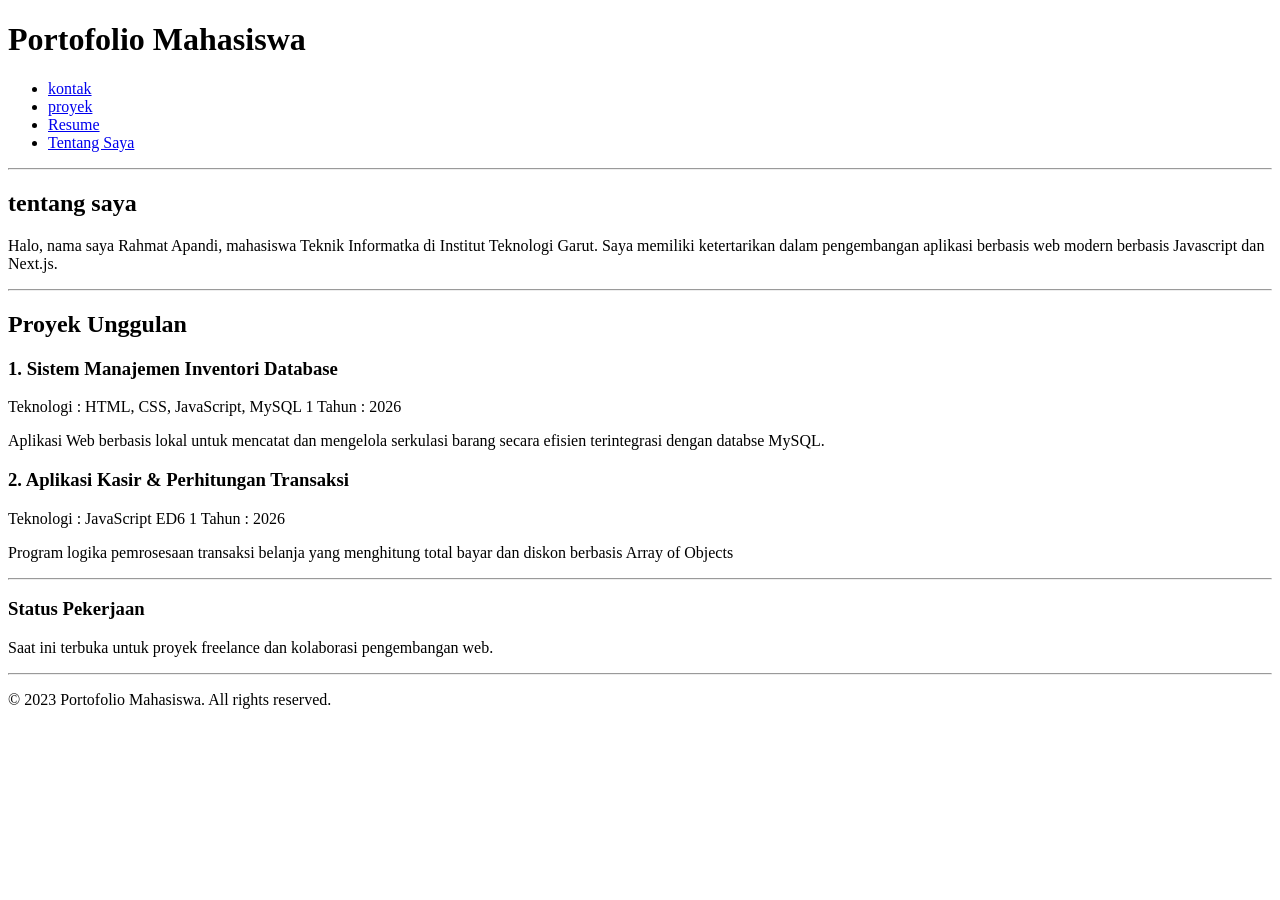
<file: Pertemuan 2/index.html>
<!DOCTYPE html>
<html lang="en">
<head>
    <meta charset="UTF-8">
    <meta name="viewport" content="width=device-width, initial-scale=1.0">
    <title>Document</title>
</head>
<body>
    <title> Portofolio Mahasiswa</title>
</body>
    <header> 
    <h1>Portofolio Mahasiswa</h1>
            <Nav>
                <ul> 
                <li><a href="kontak.html">kontak</a></li>
                <li><a href="project.html">proyek</a></li>
                <li><a href="resume.html">Resume</a></li>
                <li><a href="tentang.html">Tentang Saya</a></li>
                </ul>
            </Nav>
    <hr> 
        <section id="tentang">
            <h2>tentang saya</h2>
            <p>Halo, nama saya Rahmat Apandi, mahasiswa Teknik Informatka di Institut Teknologi Garut. Saya memiliki ketertarikan dalam pengembangan aplikasi berbasis web modern berbasis Javascript dan Next.js.</p>
        </section>

        <hr> 
            <section id="proyek">
                <h2>Proyek Unggulan</h2>
                <article>
                    <header>
                        <h3>1. Sistem Manajemen Inventori Database</h3>
                        <p>Teknologi : HTML, CSS, JavaScript, MySQL 1 Tahun : <time datetime="2026">2026</time></p>
                    </header>
                    <p>Aplikasi Web berbasis lokal untuk mencatat dan mengelola serkulasi barang secara efisien terintegrasi dengan databse MySQL.</p>
                </article>

                <article>
                    <header>
                        <h3>2. Aplikasi Kasir & Perhitungan Transaksi</h3>
                        <p>Teknologi : JavaScript ED6 1 Tahun : <time datetime="2026">2026</time></p>
                    </header>
                    <p> Program logika pemrosesaan transaksi belanja yang menghitung total bayar dan diskon berbasis Array of Objects</p>
                </article>
            </section>
        </hr>
    </main>
    <hr>
 
    <aside>
        <h3>Status Pekerjaan</h3>
        <p> Saat ini terbuka untuk proyek freelance dan kolaborasi pengembangan web.</p>
    </aside>
    <hr>
    <footer>
        <p>&copy; 2023 Portofolio Mahasiswa. All rights reserved.</p>
    </footer>
</header>

</html>
</file>
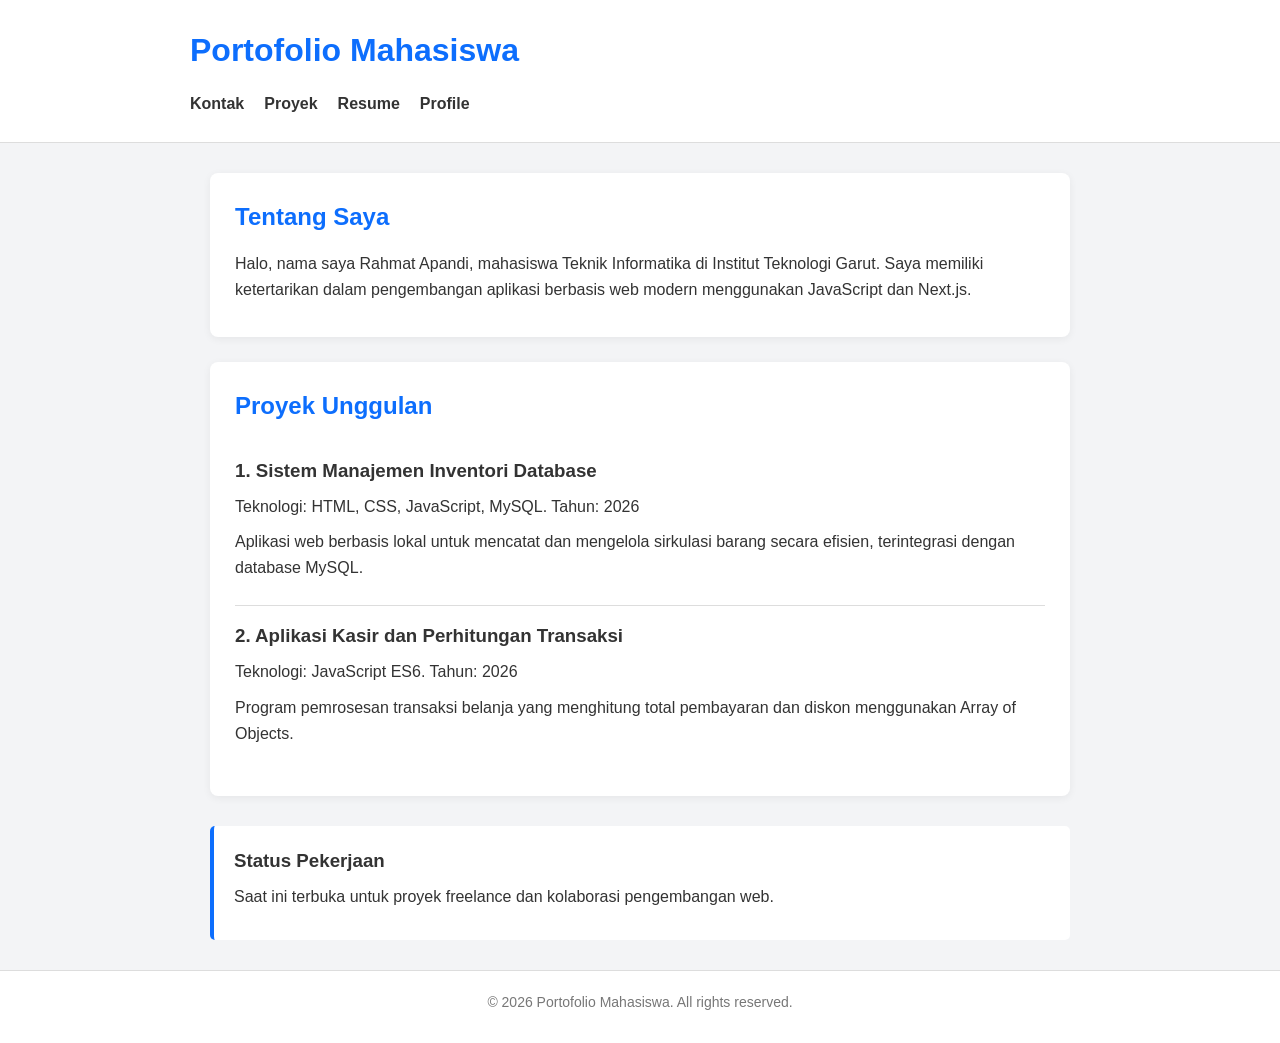
<file: Pertemuan 3/index.html>
<!DOCTYPE html>
<html lang="id">
<head>
    <meta charset="UTF-8">
    <meta name="viewport" content="width=device-width, initial-scale=1.0">
    <title>Portofolio Mahasiswa</title>
    <link rel="stylesheet" href="style.css">
</head>
<body>

    <header>
        <h1>Portofolio Mahasiswa</h1>

        <nav>
            <ul>
                <li><a href="kontak.html">Kontak</a></li>
                <li><a href="project.html">Proyek</a></li>
                <li><a href="resume.html">Resume</a></li>
                <li><a href="tentang.html">Profile</a></li>
            </ul>
        </nav>
    </header>

    <main>
        <section id="tentang">
            <h2>Tentang Saya</h2>
            <p>
                Halo, nama saya Rahmat Apandi, mahasiswa Teknik
                Informatika di Institut Teknologi Garut. Saya memiliki
                ketertarikan dalam pengembangan aplikasi berbasis web
                modern menggunakan JavaScript dan Next.js.
            </p>
        </section>

        <section id="proyek">
            <h2>Proyek Unggulan</h2>

            <article>
                <h3>1. Sistem Manajemen Inventori Database</h3>
                <p>
                    Teknologi: HTML, CSS, JavaScript, MySQL.
                    Tahun: <time datetime="2026">2026</time>
                </p>
                <p>
                    Aplikasi web berbasis lokal untuk mencatat dan
                    mengelola sirkulasi barang secara efisien,
                    terintegrasi dengan database MySQL.
                </p>
            </article>

            <article>
                <h3>2. Aplikasi Kasir dan Perhitungan Transaksi</h3>
                <p>
                    Teknologi: JavaScript ES6.
                    Tahun: <time datetime="2026">2026</time>
                </p>
                <p>
                    Program pemrosesan transaksi belanja yang
                    menghitung total pembayaran dan diskon
                    menggunakan Array of Objects.
                </p>
            </article>
        </section>
    </main>

    <aside>
        <h3>Status Pekerjaan</h3>
        <p>
            Saat ini terbuka untuk proyek freelance dan kolaborasi
            pengembangan web.
        </p>
    </aside>

    <footer>
        <p>&copy; 2026 Portofolio Mahasiswa. All rights reserved.</p>
    </footer>

</body>
</html>
</file>
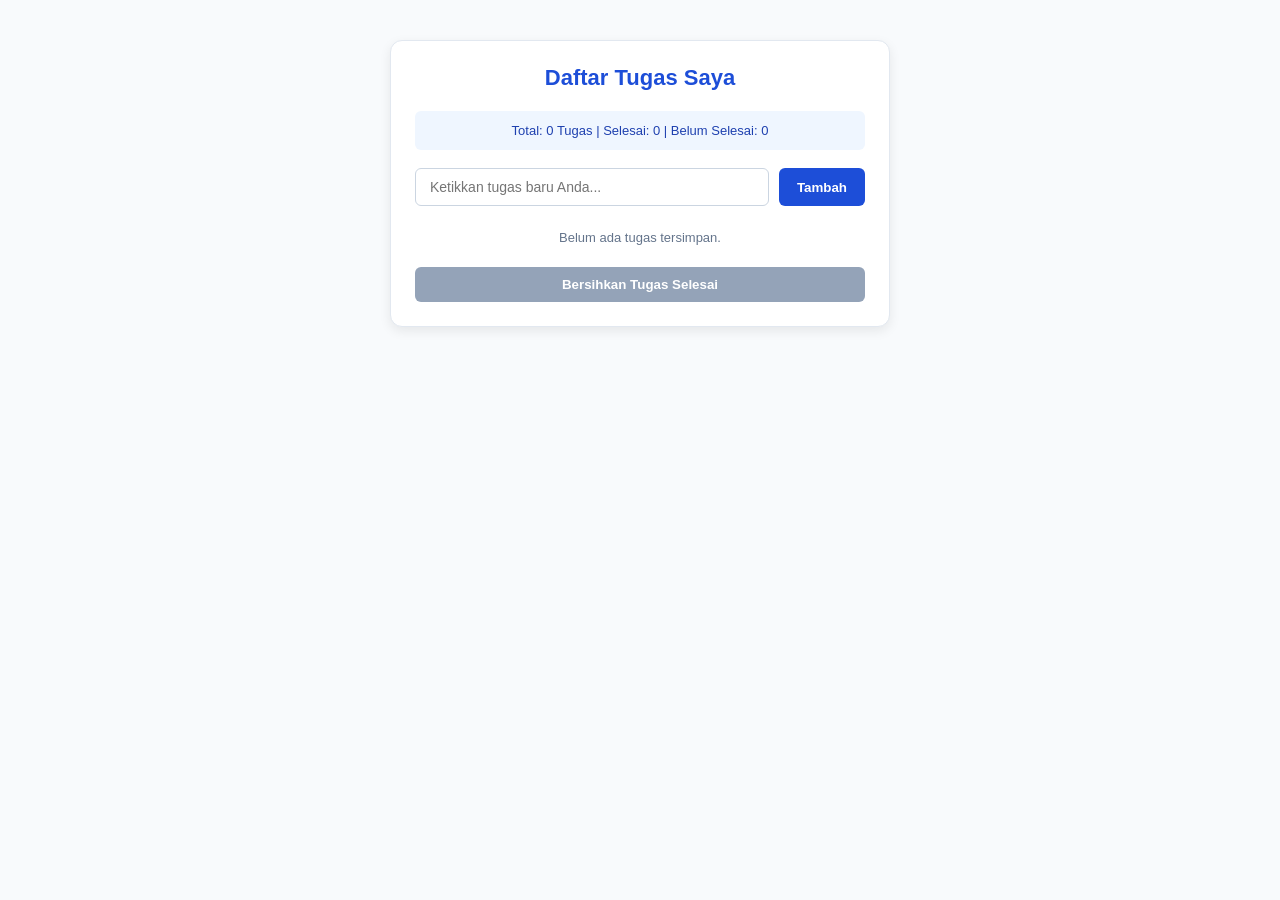
<file: Pertemuan 5/index.html>
<!DOCTYPE html>
<html lang="id">
<head>
    <meta charset="UTF-8">
    <meta name="viewport" content="width=device-width, initial-scale=1.0">
    <title>Aplikasi To-Do List - Modul 5</title>
    <link rel="stylesheet" href="style.css">
</head>
<body>
    <div class="todo-app">
        <h2>Daftar Tugas Saya</h2>

        <!-- Penghitung Jumlah Tugas -->
        <div id="taskCounter" class="task-counter">
            Total: 0 Tugas | Selesai: 0 | Belum Selesai: 0
        </div>

        <!-- Form Input Tugas -->
        <form id="todoForm" novalidate>
            <div class="input-section">
                <input type="text" id="taskInput"
                    placeholder="Ketikkan tugas baru Anda...">
                <button type="submit" class="add-btn">Tambah</button>
            </div>

            <div class="error-message" id="inputError">
                Tugas tidak boleh kosong atau kurang dari 3 karakter!
            </div>
        </form>

        <!-- Daftar Tugas -->
        <ul class="todo-list" id="todoList"></ul>

        <!-- Tombol Membersihkan Tugas Selesai -->
        <button type="button" id="clearCompleted" class="clear-btn">
            Bersihkan Tugas Selesai
        </button>
    </div>

    <script src="script.js"></script>
</body>
</html>
</file>
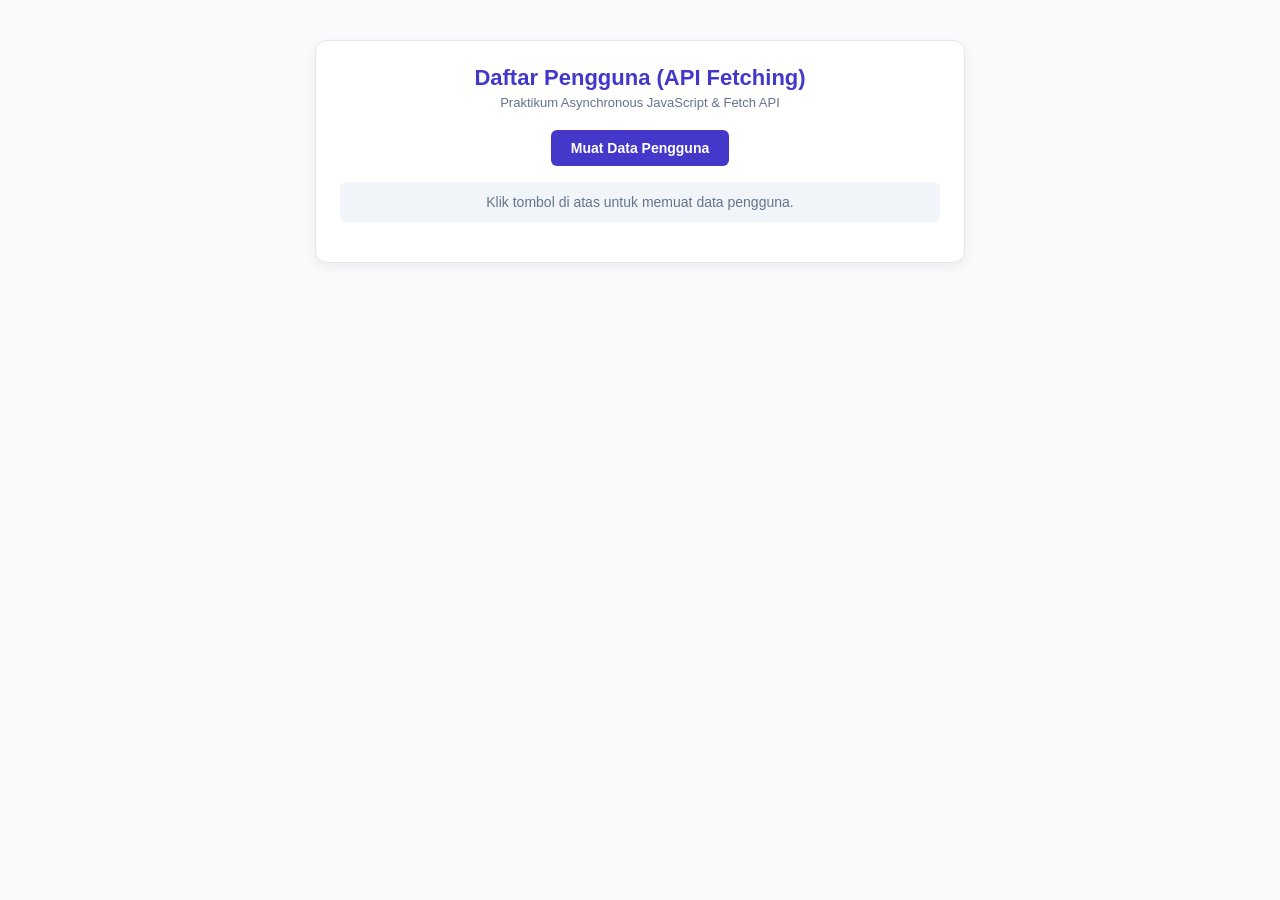
<file: Pertemuan 6/index.html>
<!DOCTYPE html>
<html lang="id">
<head>
    <meta charset="UTF-8">
    <meta name="viewport" content="width=device-width, initial-scale=1.0">
    <title>Modul 6 - User Directory App</title>
    <link rel="stylesheet" href="style.css">
</head>
<body>
    <div class="container">
        <h2>Daftar Pengguna (API Fetching)</h2>
        <p class="subtitle">Praktikum Asynchronous JavaScript & Fetch API</p>

        <!-- Tombol Aksi -->
        <div class="actions-bar">
            <button id="btnFetch" class="btn-primary">Muat Data Pengguna</button>
        </div>

        <!-- Indikator Status (Loading & Pesan Error) -->
        <div id="statusMessage" class="status-msg">Klik tombol di atas untuk memuat data pengguna.</div>

        <!-- Kontainer Kartu Pengguna -->
        <div id="userList" class="user-grid"></div>
    </div>

    <script src="script.js"></script>
</body>
</html>
</file>
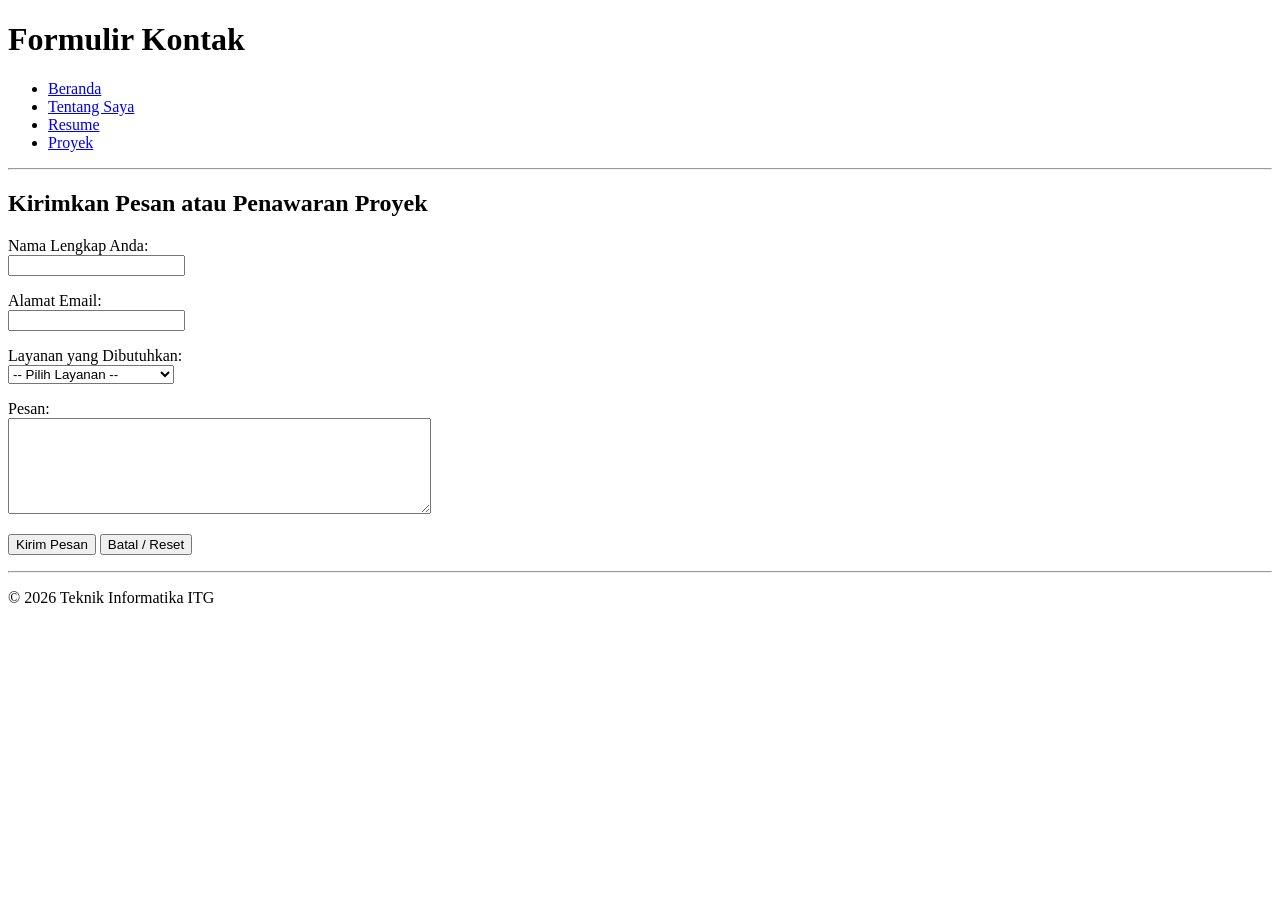
<file: Pertemuan 2/kontak.html>
<!DOCTYPE html>
<html lang="id">

<head>
    <meta charset="UTF-8">
    <meta name="viewport" content="width=device-width, initial-scale=1.0">
    <title>Modul 2 Form Kontak</title>
</head>

<body>

    <header>
        <h1>Formulir Kontak</h1>
        <nav>
            <ul>
                <li><a href="index.html">Beranda</a></li>
                <li><a href="tentang.html">Tentang Saya</a></li>
                <li><a href="resume.html">Resume</a></li>
                <li><a href="project.html">Proyek</a></li>
            </ul>
        </nav>
    </header>

    <hr>

    <main>
        <section>
            <h2>Kirimkan Pesan atau Penawaran Proyek</h2>

            <form>
                <p>
                    <label for="nama_pengirim">
                        Nama Lengkap Anda:
                    </label>
                    <br>

                    <input
                        type="text"
                        id="nama_pengirim"
                        name="nama_pengirim"
                    >
                </p>

                <p>
                    <label for="email_pengirim">
                        Alamat Email:
                    </label>
                    <br>

                    <input
                        type="email"
                        id="email_pengirim"
                        name="email_pengirim"
                    >
                </p>

                <p>
                    <label for="jenis_layanan">
                        Layanan yang Dibutuhkan:
                    </label>
                    <br>

                    <select
                        id="jenis_layanan"
                        name="jenis_layanan"
                    >
                        <option value="">
                            -- Pilih Layanan --
                        </option>

                        <option value="web">
                            Pembuatan Web
                        </option>

                        <option value="app">
                            Pengembangan Aplikasi
                        </option>

                        <option value="other">
                            Lain-lain
                        </option>
                    </select>
                </p>

                <p>
                    <label for="pesan">
                        Pesan:
                    </label>
                    <br>

                    <textarea
                        id="pesan"
                        name="pesan"
                        rows="6"
                        cols="50"
                    ></textarea>
                </p>

                <p>
                    <button type="submit">
                        Kirim Pesan
                    </button>

                    <button type="reset">
                        Batal / Reset
                    </button>
                </p>
            </form>
        </section>
    </main>

    <hr>

    <footer>
        <p>&copy; 2026 Teknik Informatika ITG</p>
    </footer>

</body>

</html>
</file>
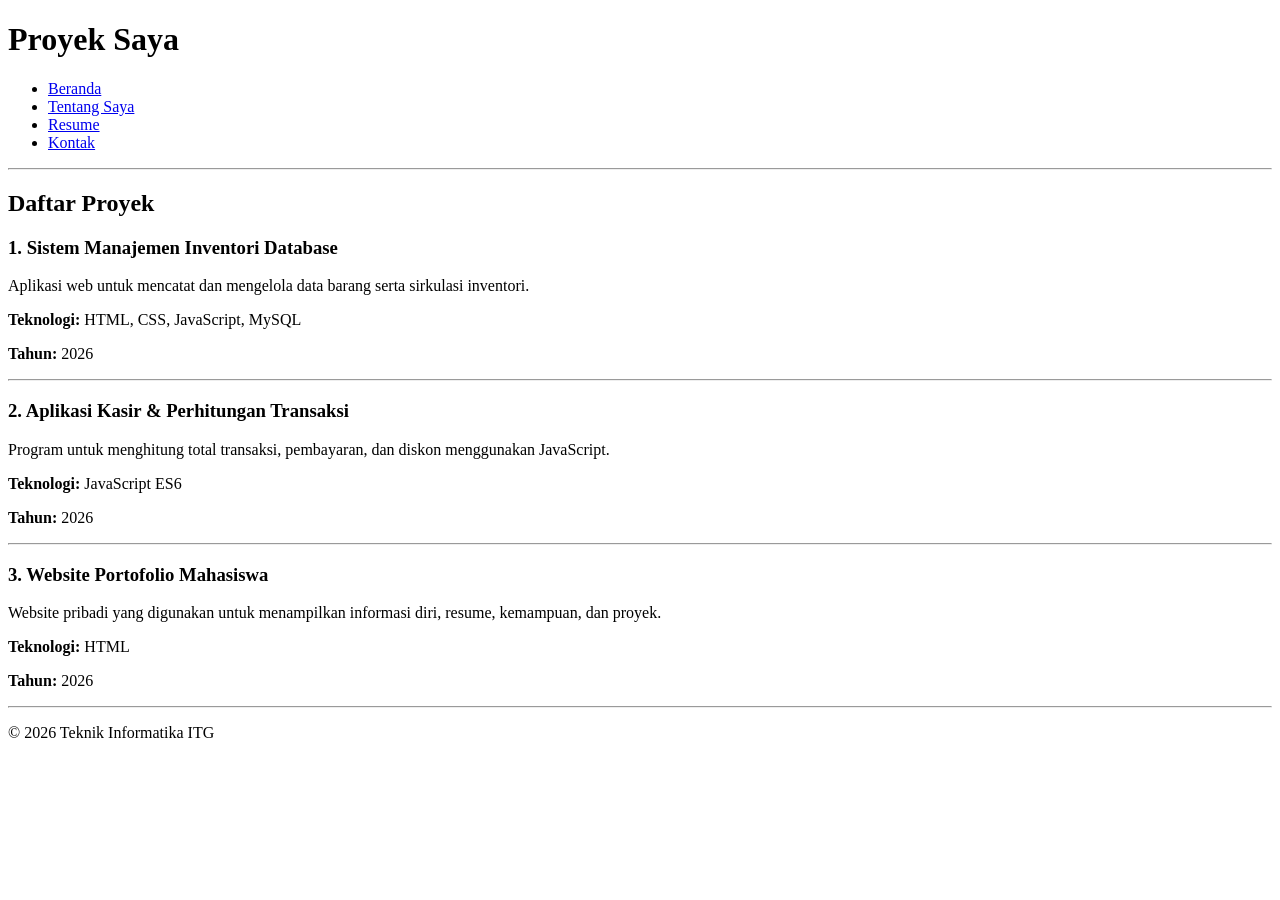
<file: Pertemuan 2/project.html>
<!DOCTYPE html>
<html lang="id">

<head>
    <meta charset="UTF-8">
    <meta name="viewport" content="width=device-width, initial-scale=1.0">
    <title>Proyek - Rahmat Apandi</title>
</head>

<body>

    <header>
        <h1>Proyek Saya</h1>

        <nav>
            <ul>
                <li><a href="index.html">Beranda</a></li>
                <li><a href="tentang.html">Tentang Saya</a></li>
                <li><a href="resume.html">Resume</a></li>
                <li><a href="kontak.html">Kontak</a></li>
            </ul>
        </nav>
    </header>

    <hr>

    <main>

        <section>
            <h2>Daftar Proyek</h2>

            <article>
                <h3>1. Sistem Manajemen Inventori Database</h3>

                <p>
                    Aplikasi web untuk mencatat dan mengelola
                    data barang serta sirkulasi inventori.
                </p>

                <p>
                    <strong>Teknologi:</strong>
                    HTML, CSS, JavaScript, MySQL
                </p>

                <p>
                    <strong>Tahun:</strong>
                    <time datetime="2026">2026</time>
                </p>
            </article>

            <hr>

            <article>
                <h3>2. Aplikasi Kasir & Perhitungan Transaksi</h3>

                <p>
                    Program untuk menghitung total transaksi,
                    pembayaran, dan diskon menggunakan JavaScript.
                </p>

                <p>
                    <strong>Teknologi:</strong>
                    JavaScript ES6
                </p>

                <p>
                    <strong>Tahun:</strong>
                    <time datetime="2026">2026</time>
                </p>
            </article>

            <hr>

            <article>
                <h3>3. Website Portofolio Mahasiswa</h3>

                <p>
                    Website pribadi yang digunakan untuk menampilkan
                    informasi diri, resume, kemampuan, dan proyek.
                </p>

                <p>
                    <strong>Teknologi:</strong>
                    HTML
                </p>

                <p>
                    <strong>Tahun:</strong>
                    <time datetime="2026">2026</time>
                </p>
            </article>

        </section>

    </main>

    <hr>

    <footer>
        <p>&copy; 2026 Teknik Informatika ITG</p>
    </footer>

</body>

</html>
</file>
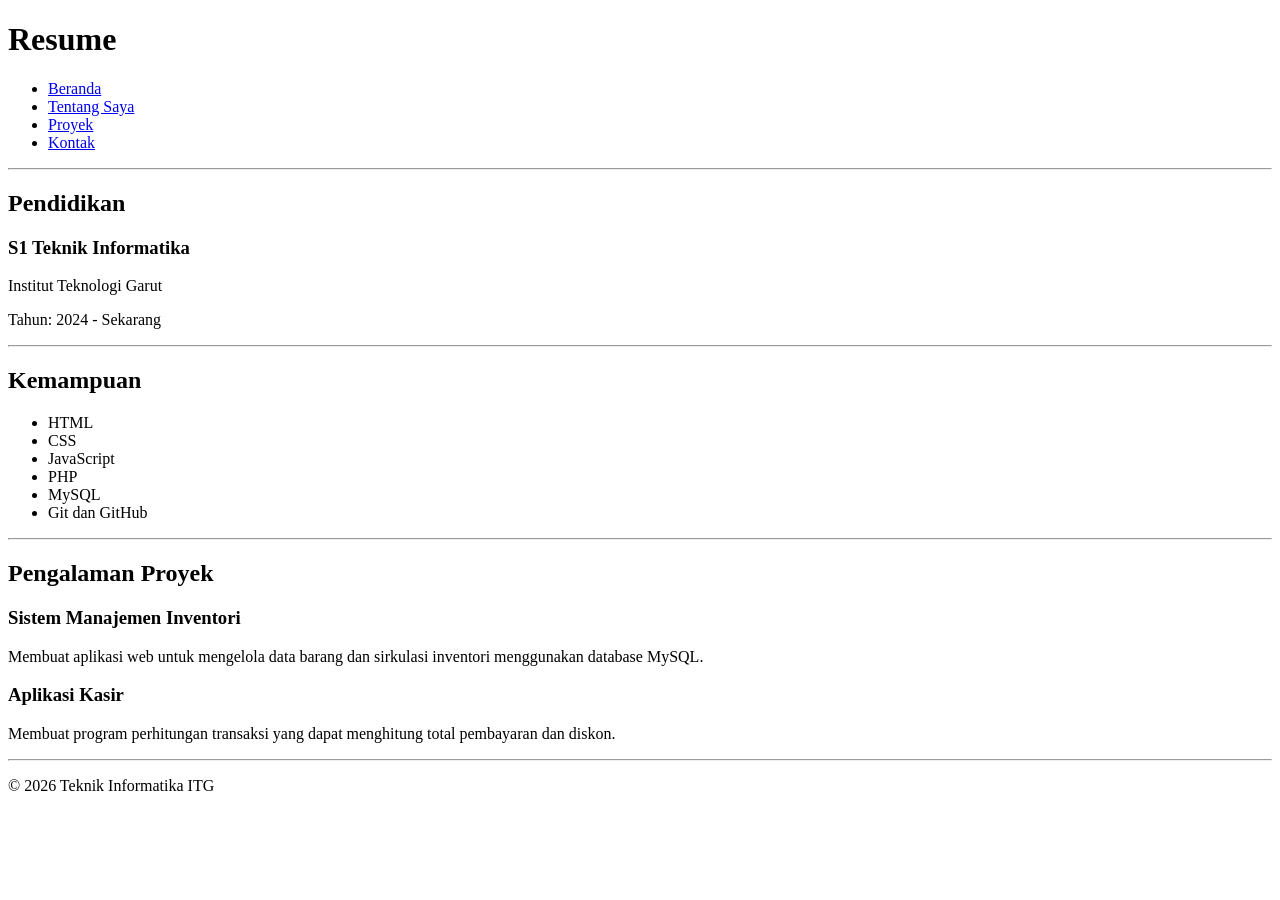
<file: Pertemuan 2/resume.html>
<!DOCTYPE html>
<html lang="id">

<head>
    <meta charset="UTF-8">
    <meta name="viewport" content="width=device-width, initial-scale=1.0">
    <title>Resume - Rahmat Apandi</title>
</head>

<body>

    <header>
        <h1>Resume</h1>

        <nav>
            <ul>
                <li><a href="index.html">Beranda</a></li>
                <li><a href="tentang.html">Tentang Saya</a></li>
                <li><a href="project.html">Proyek</a></li>
                <li><a href="kontak.html">Kontak</a></li>
            </ul>
        </nav>
    </header>

    <hr>

    <main>

        <section>
            <h2>Pendidikan</h2>

            <article>
                <h3>S1 Teknik Informatika</h3>

                <p>
                    Institut Teknologi Garut
                </p>

                <p>
                    Tahun:
                    <time datetime="2024">2024</time> -
                    Sekarang
                </p>
            </article>
        </section>

        <hr>

        <section>
            <h2>Kemampuan</h2>

            <ul>
                <li>HTML</li>
                <li>CSS</li>
                <li>JavaScript</li>
                <li>PHP</li>
                <li>MySQL</li>
                <li>Git dan GitHub</li>
            </ul>
        </section>

        <hr>

        <section>
            <h2>Pengalaman Proyek</h2>

            <article>
                <h3>Sistem Manajemen Inventori</h3>

                <p>
                    Membuat aplikasi web untuk mengelola data barang
                    dan sirkulasi inventori menggunakan database MySQL.
                </p>
            </article>

            <article>
                <h3>Aplikasi Kasir</h3>

                <p>
                    Membuat program perhitungan transaksi yang dapat
                    menghitung total pembayaran dan diskon.
                </p>
            </article>
        </section>

    </main>

    <hr>

    <footer>
        <p>&copy; 2026 Teknik Informatika ITG</p>
    </footer>

</body>

</html>
</file>
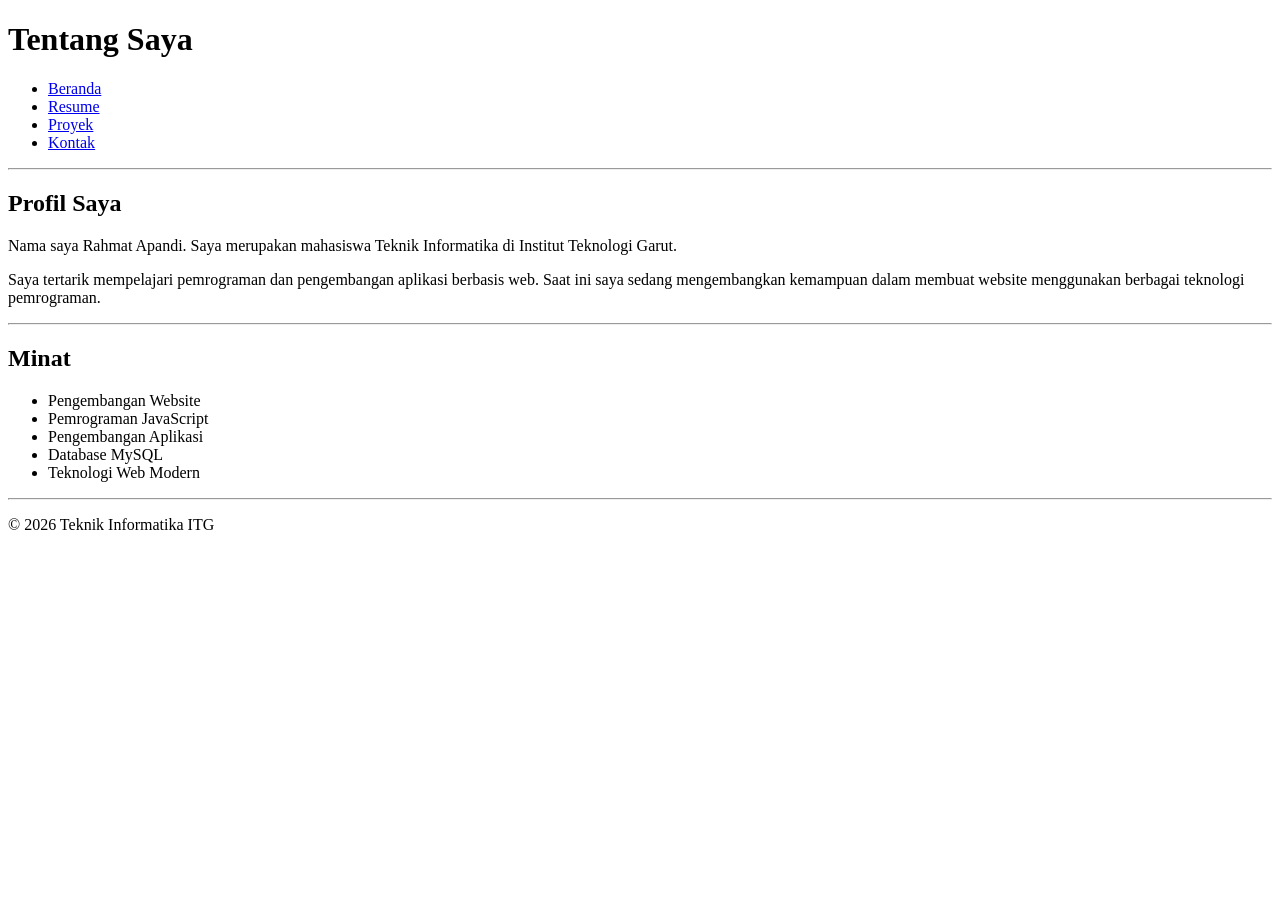
<file: Pertemuan 2/tentang.html>
<!DOCTYPE html>
<html lang="id">

<head>
    <meta charset="UTF-8">
    <meta name="viewport" content="width=device-width, initial-scale=1.0">
    <title>Tentang Saya</title>
</head>

<body>

    <header>
        <h1>Tentang Saya</h1>

        <nav>
            <ul>
                <li><a href="index.html">Beranda</a></li>
                <li><a href="resume.html">Resume</a></li>
                <li><a href="project.html">Proyek</a></li>
                <li><a href="kontak.html">Kontak</a></li>
            </ul>
        </nav>
    </header>

    <hr>

    <main>

        <section>
            <h2>Profil Saya</h2>

            <p>
                Nama saya Rahmat Apandi. Saya merupakan mahasiswa
                Teknik Informatika di Institut Teknologi Garut.
            </p>

            <p>
                Saya tertarik mempelajari pemrograman dan pengembangan
                aplikasi berbasis web. Saat ini saya sedang mengembangkan
                kemampuan dalam membuat website menggunakan berbagai
                teknologi pemrograman.
            </p>
        </section>

        <hr>

        <section>
            <h2>Minat</h2>

            <ul>
                <li>Pengembangan Website</li>
                <li>Pemrograman JavaScript</li>
                <li>Pengembangan Aplikasi</li>
                <li>Database MySQL</li>
                <li>Teknologi Web Modern</li>
            </ul>
        </section>

    </main>

    <hr>

    <footer>
        <p>&copy; 2026 Teknik Informatika ITG</p>
    </footer>

</body>
</html>
</file>
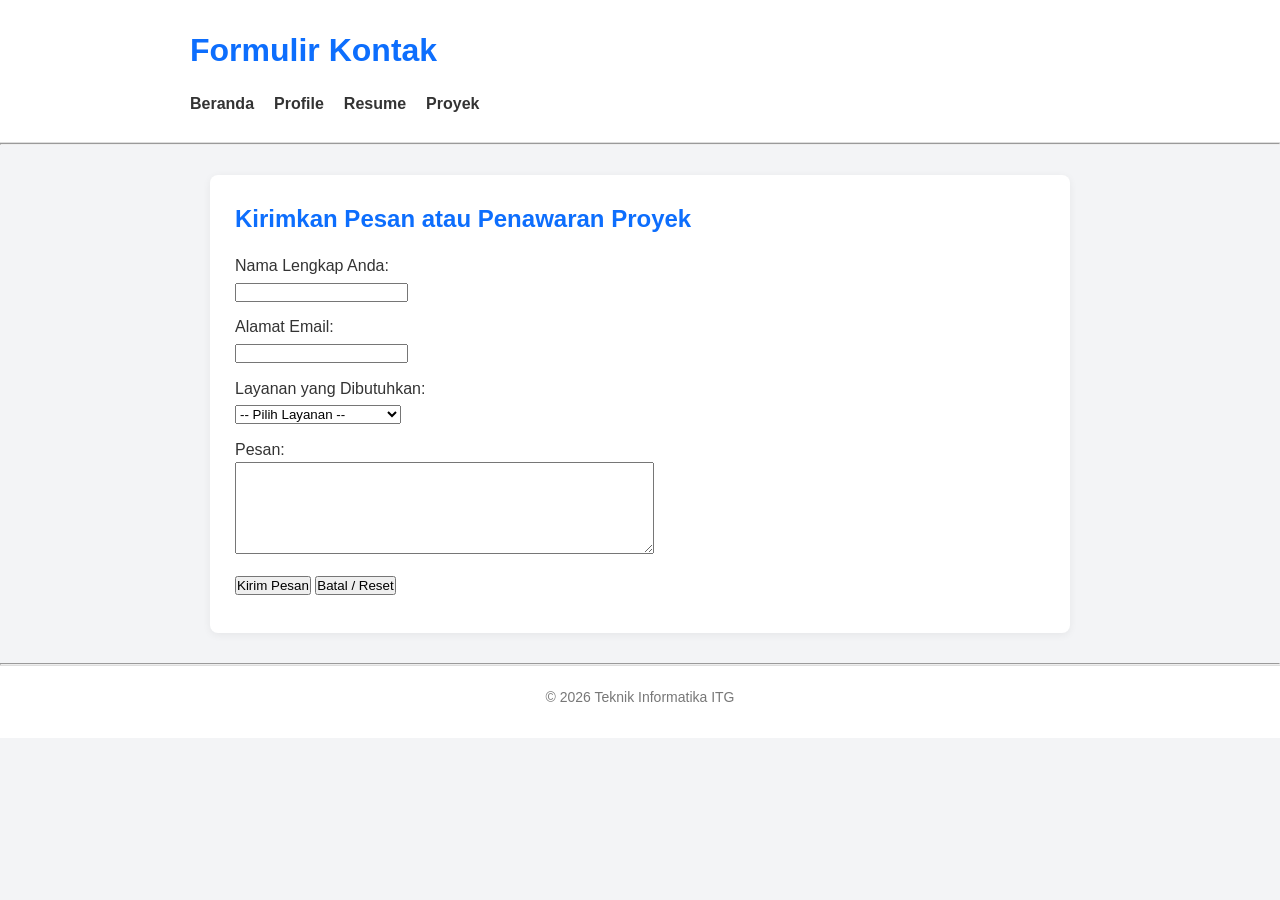
<file: Pertemuan 3/kontak.html>
<!DOCTYPE html>
<html lang="id">

<head>
    <link rel="stylesheet" href="style.css">
    <meta charset="UTF-8">
    <meta name="viewport" content="width=device-width, initial-scale=1.0">
    <title>Modul 2 Form Kontak</title>
</head>

<body>

    <header>
        <h1>Formulir Kontak</h1>
        <nav>
            <ul>
                <li><a href="index.html">Beranda</a></li>
                <li><a href="tentang.html">Profile</a></li>
                <li><a href="resume.html">Resume</a></li>
                <li><a href="project.html">Proyek</a></li>
            </ul>
        </nav>
    </header>

    <hr>

    <main>
        <section>
            <h2>Kirimkan Pesan atau Penawaran Proyek</h2>

            <form>
                <p>
                    <label for="nama_pengirim">
                        Nama Lengkap Anda:
                    </label>
                    <br>

                    <input
                        type="text"
                        id="nama_pengirim"
                        name="nama_pengirim"
                    >
                </p>

                <p>
                    <label for="email_pengirim">
                        Alamat Email:
                    </label>
                    <br>

                    <input
                        type="email"
                        id="email_pengirim"
                        name="email_pengirim"
                    >
                </p>

                <p>
                    <label for="jenis_layanan">
                        Layanan yang Dibutuhkan:
                    </label>
                    <br>

                    <select
                        id="jenis_layanan"
                        name="jenis_layanan"
                    >
                        <option value="">
                            -- Pilih Layanan --
                        </option>

                        <option value="web">
                            Pembuatan Web
                        </option>

                        <option value="app">
                            Pengembangan Aplikasi
                        </option>

                        <option value="other">
                            Lain-lain
                        </option>
                    </select>
                </p>

                <p>
                    <label for="pesan">
                        Pesan:
                    </label>
                    <br>

                    <textarea
                        id="pesan"
                        name="pesan"
                        rows="6"
                        cols="50"
                    ></textarea>
                </p>

                <p>
                    <button type="submit">
                        Kirim Pesan
                    </button>

                    <button type="reset">
                        Batal / Reset
                    </button>
                </p>
            </form>
        </section>
    </main>

    <hr>

    <footer>
        <p>&copy; 2026 Teknik Informatika ITG</p>
    </footer>

</body>

</html>
</file>
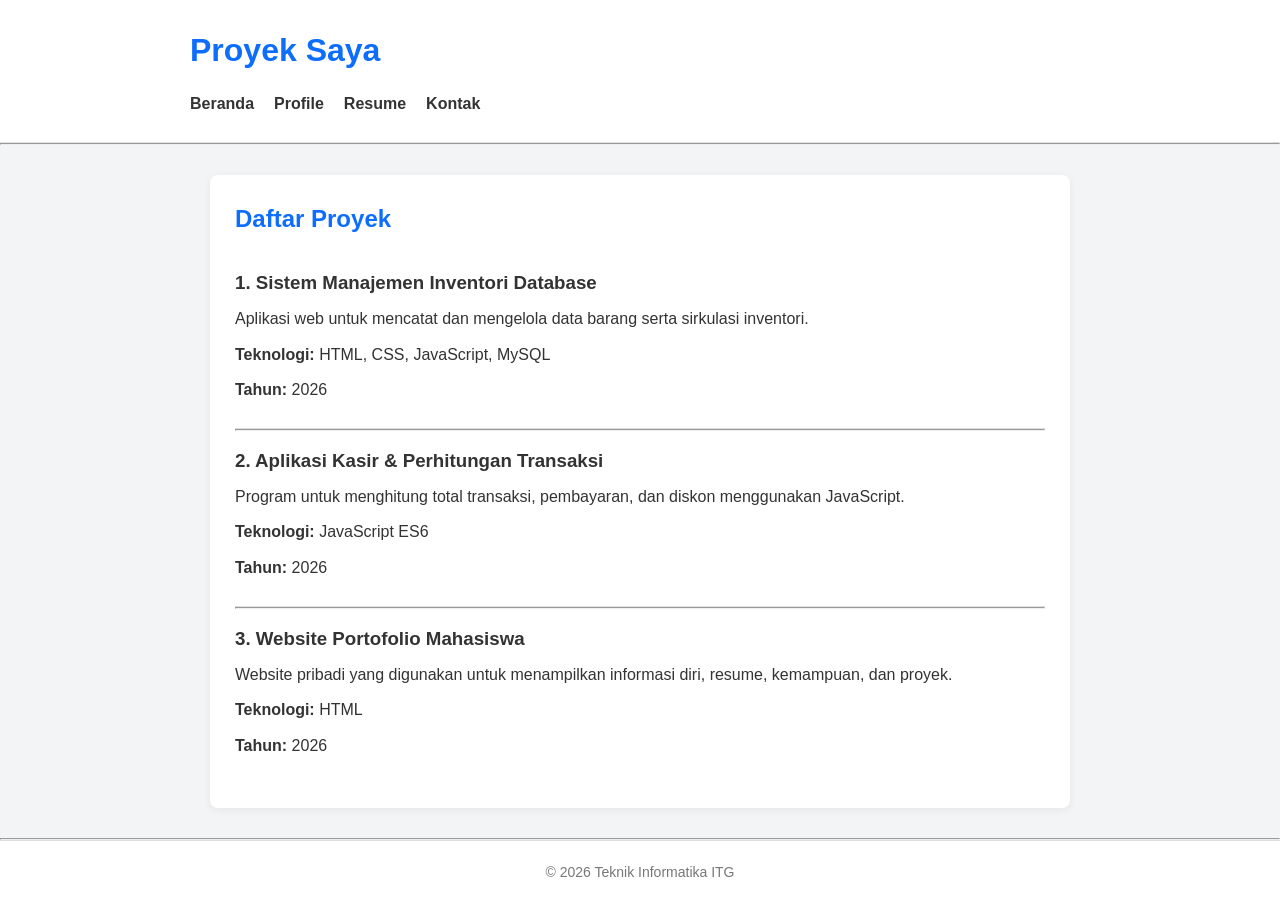
<file: Pertemuan 3/project.html>
<!DOCTYPE html>
<html lang="id">

<head>
    <link rel="stylesheet" href="style.css">
    <meta charset="UTF-8">
    <meta name="viewport" content="width=device-width, initial-scale=1.0">
    <title>Proyek - Rahmat Apandi</title>
</head>

<body>

    <header>
        <h1>Proyek Saya</h1>

        <nav>
            <ul>
                <li><a href="index.html">Beranda</a></li>
                <li><a href="tentang.html">Profile</a></li>
                <li><a href="resume.html">Resume</a></li>
                <li><a href="kontak.html">Kontak</a></li>
            </ul>
        </nav>
    </header>

    <hr>

    <main>

        <section>
            <h2>Daftar Proyek</h2>

            <article>
                <h3>1. Sistem Manajemen Inventori Database</h3>

                <p>
                    Aplikasi web untuk mencatat dan mengelola
                    data barang serta sirkulasi inventori.
                </p>

                <p>
                    <strong>Teknologi:</strong>
                    HTML, CSS, JavaScript, MySQL
                </p>

                <p>
                    <strong>Tahun:</strong>
                    <time datetime="2026">2026</time>
                </p>
            </article>

            <hr>

            <article>
                <h3>2. Aplikasi Kasir & Perhitungan Transaksi</h3>

                <p>
                    Program untuk menghitung total transaksi,
                    pembayaran, dan diskon menggunakan JavaScript.
                </p>

                <p>
                    <strong>Teknologi:</strong>
                    JavaScript ES6
                </p>

                <p>
                    <strong>Tahun:</strong>
                    <time datetime="2026">2026</time>
                </p>
            </article>

            <hr>

            <article>
                <h3>3. Website Portofolio Mahasiswa</h3>

                <p>
                    Website pribadi yang digunakan untuk menampilkan
                    informasi diri, resume, kemampuan, dan proyek.
                </p>

                <p>
                    <strong>Teknologi:</strong>
                    HTML
                </p>

                <p>
                    <strong>Tahun:</strong>
                    <time datetime="2026">2026</time>
                </p>
            </article>

        </section>

    </main>

    <hr>

    <footer>
        <p>&copy; 2026 Teknik Informatika ITG</p>
    </footer>

</body>

</html>
</file>
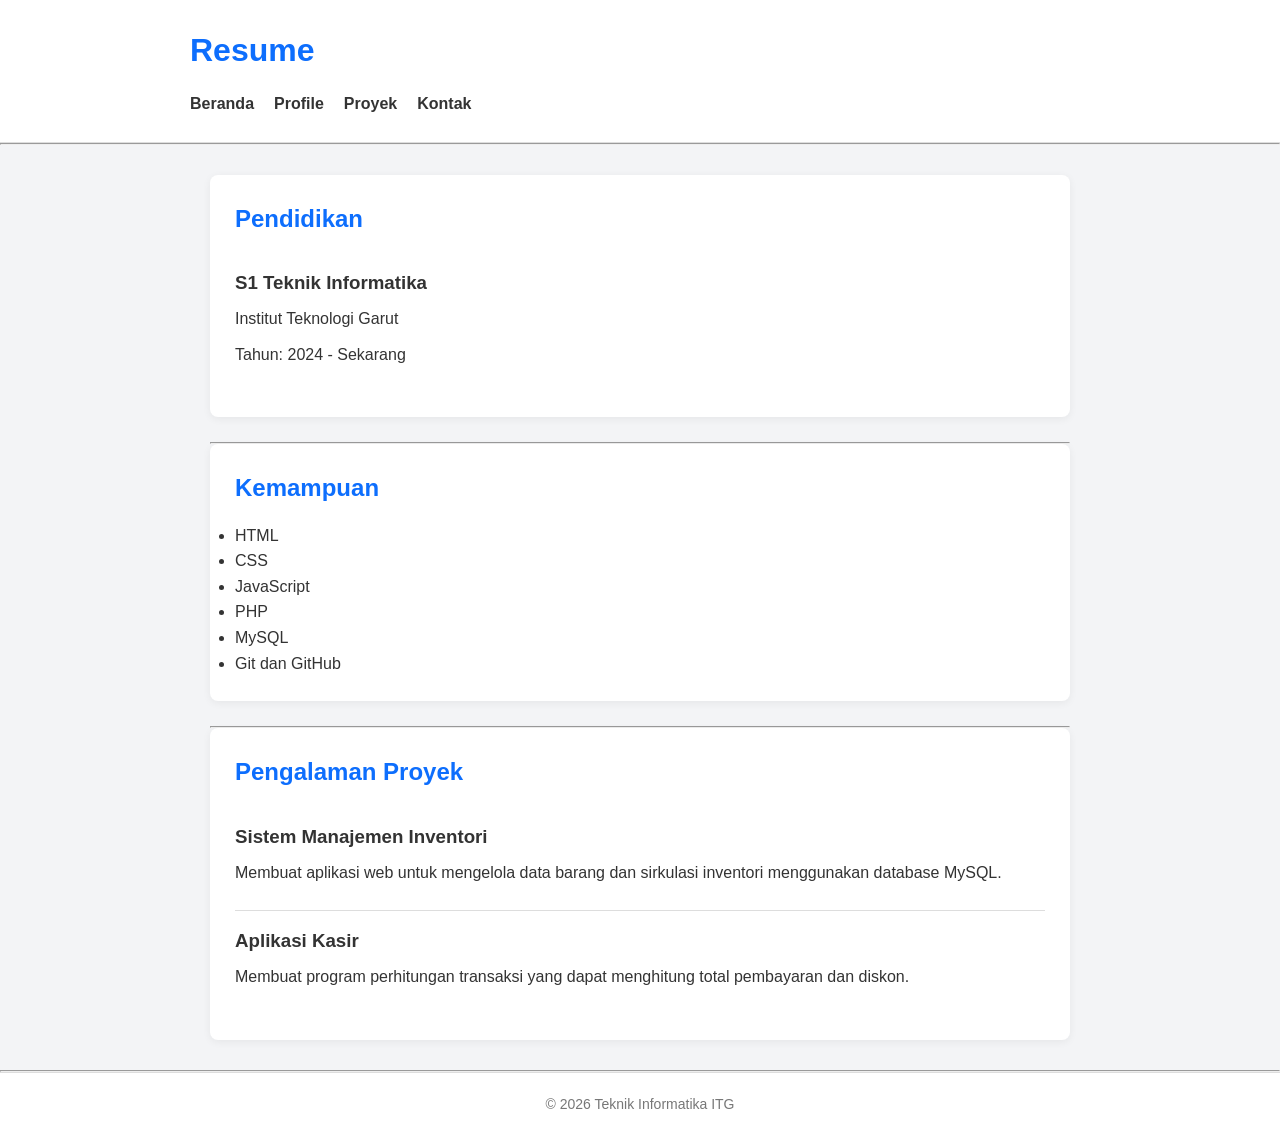
<file: Pertemuan 3/resume.html>
<!DOCTYPE html>
<html lang="id">

<head>
    <link rel="stylesheet" href="style.css">
    <meta charset="UTF-8">
    <meta name="viewport" content="width=device-width, initial-scale=1.0">
    <title>Resume - Rahmat Apandi</title>
</head>

<body>

    <header>
        <h1>Resume</h1>

        <nav>
            <ul>
                <li><a href="index.html">Beranda</a></li>
                <li><a href="tentang.html">Profile</a></li>
                <li><a href="project.html">Proyek</a></li>
                <li><a href="kontak.html">Kontak</a></li>
            </ul>
        </nav>
    </header>

    <hr>

    <main>

        <section>
            <h2>Pendidikan</h2>

            <article>
                <h3>S1 Teknik Informatika</h3>

                <p>
                    Institut Teknologi Garut
                </p>

                <p>
                    Tahun:
                    <time datetime="2024">2024</time> -
                    Sekarang
                </p>
            </article>
        </section>

        <hr>

        <section>
            <h2>Kemampuan</h2>

            <ul>
                <li>HTML</li>
                <li>CSS</li>
                <li>JavaScript</li>
                <li>PHP</li>
                <li>MySQL</li>
                <li>Git dan GitHub</li>
            </ul>
        </section>

        <hr>

        <section>
            <h2>Pengalaman Proyek</h2>

            <article>
                <h3>Sistem Manajemen Inventori</h3>

                <p>
                    Membuat aplikasi web untuk mengelola data barang
                    dan sirkulasi inventori menggunakan database MySQL.
                </p>
            </article>

            <article>
                <h3>Aplikasi Kasir</h3>

                <p>
                    Membuat program perhitungan transaksi yang dapat
                    menghitung total pembayaran dan diskon.
                </p>
            </article>
        </section>

    </main>

    <hr>

    <footer>
        <p>&copy; 2026 Teknik Informatika ITG</p>
    </footer>

</body>

</html>
</file>
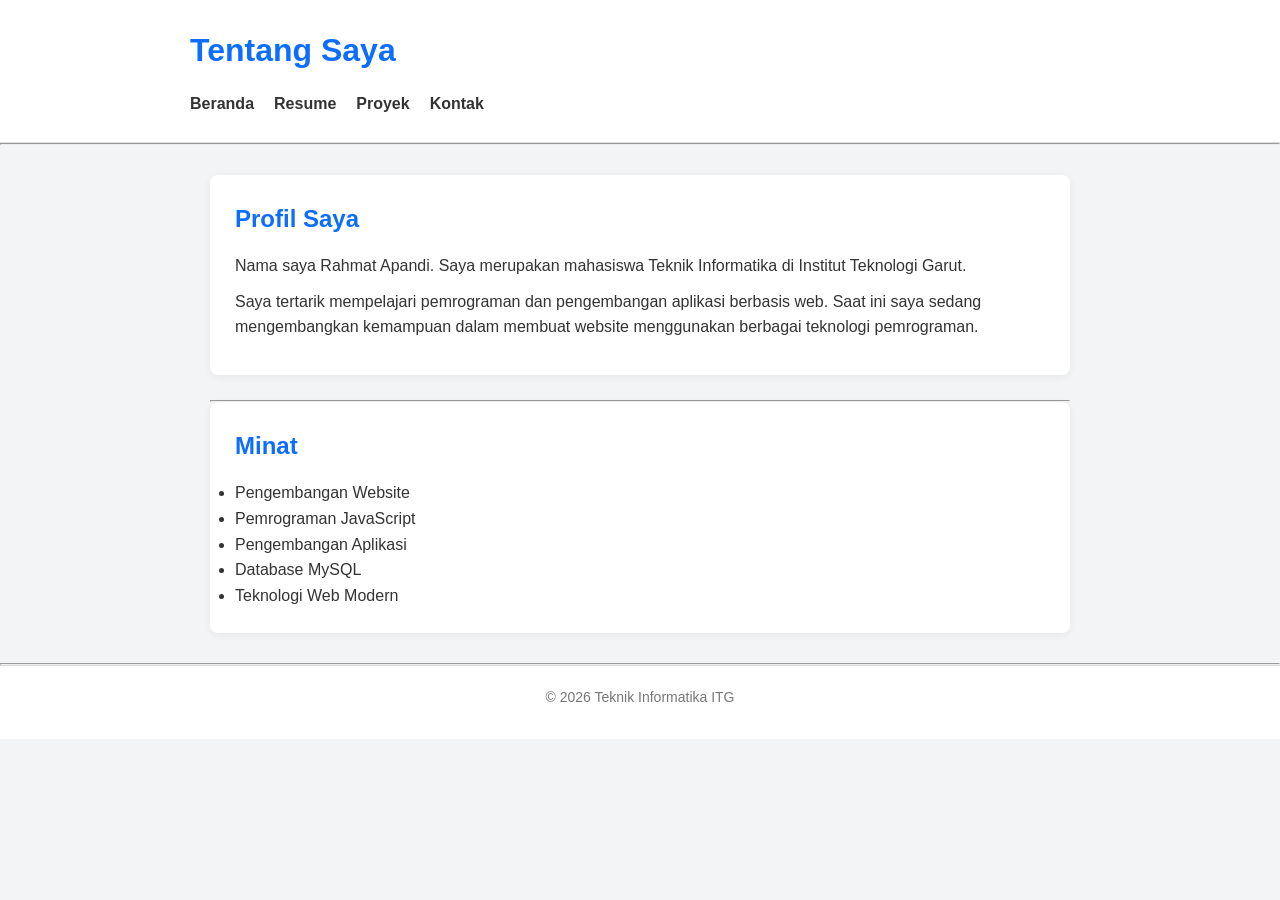
<file: Pertemuan 3/tentang.html>
<!DOCTYPE html>
<html lang="id">

<head>
    <link rel="stylesheet" href="style.css">
    <meta charset="UTF-8">
    <meta name="viewport" content="width=device-width, initial-scale=1.0">
    <title>Tentang Saya</title>
</head>

<body>

    <header>
        <h1>Tentang Saya</h1>

        <nav>
            <ul>
                <li><a href="index.html">Beranda</a></li>
                <li><a href="resume.html">Resume</a></li>
                <li><a href="project.html">Proyek</a></li>
                <li><a href="kontak.html">Kontak</a></li>
            </ul>
        </nav>
    </header>

    <hr>

    <main>

        <section>
            <h2>Profil Saya</h2>

            <p>
                Nama saya Rahmat Apandi. Saya merupakan mahasiswa
                Teknik Informatika di Institut Teknologi Garut.
            </p>

            <p>
                Saya tertarik mempelajari pemrograman dan pengembangan
                aplikasi berbasis web. Saat ini saya sedang mengembangkan
                kemampuan dalam membuat website menggunakan berbagai
                teknologi pemrograman.
            </p>
        </section>

        <hr>

        <section>
            <h2>Minat</h2>

            <ul>
                <li>Pengembangan Website</li>
                <li>Pemrograman JavaScript</li>
                <li>Pengembangan Aplikasi</li>
                <li>Database MySQL</li>
                <li>Teknologi Web Modern</li>
            </ul>
        </section>

    </main>

    <hr>

    <footer>
        <p>&copy; 2026 Teknik Informatika ITG</p>
    </footer>

</body>
</html>
</file>
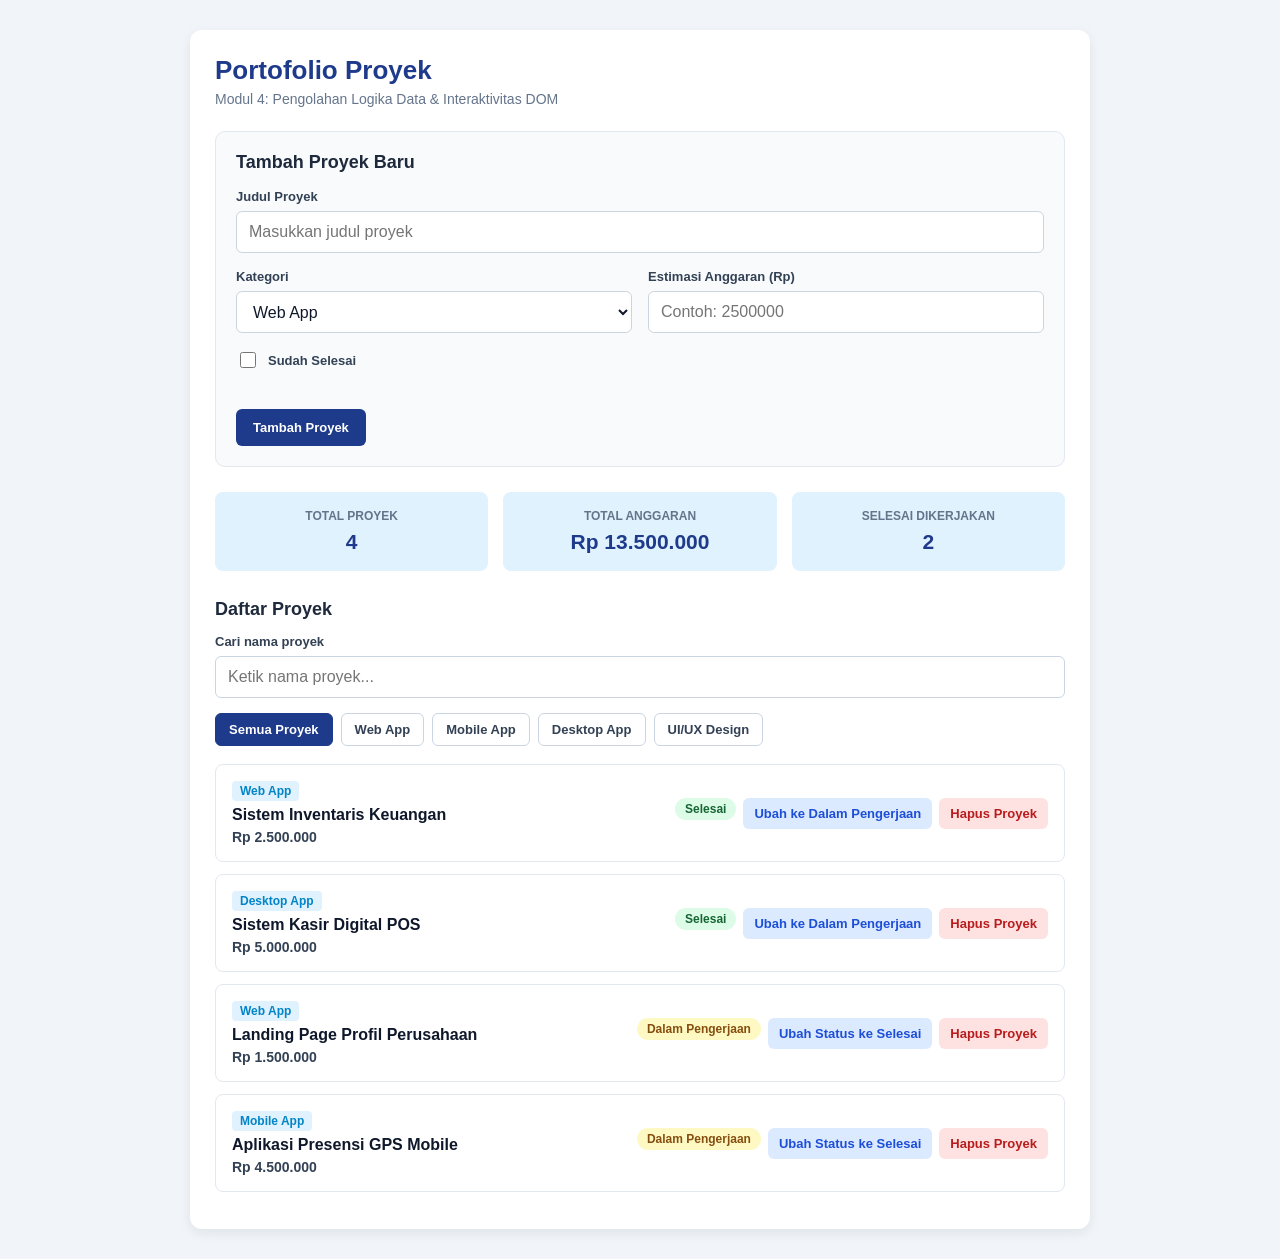
<file: Pertemuan 4/indek.html>
<!DOCTYPE html>
<html lang="id">
<head>
    <meta charset="UTF-8">
    <meta name="viewport" content="width=device-width, initial-scale=1.0">
    <title>Dashboard Portofolio - Pertemuan 4</title>
    <link rel="stylesheet" href="style.css">
    <script src="main.js" defer></script>
</head>
<body>
    <main class="container">
        <header class="page-header">
            <h1>Portofolio Proyek</h1>
            <p class="subtitle">Modul 4: Pengolahan Logika Data &amp; Interaktivitas DOM</p>
        </header>

        <section class="panel" aria-labelledby="form-title">
            <h2 id="form-title">Tambah Proyek Baru</h2>
            <form id="project-form">
                <div class="form-grid">
                    <div class="form-field form-field-wide">
                        <label for="project-title">Judul Proyek</label>
                        <input type="text" id="project-title" name="title" placeholder="Masukkan judul proyek" required>
                    </div>
                    <div class="form-field">
                        <label for="project-category">Kategori</label>
                        <select id="project-category" name="category" required>
                            <option value="Web App">Web App</option>
                            <option value="Mobile App">Mobile App</option>
                            <option value="Desktop App">Desktop App</option>
                            <option value="UI/UX Design">UI/UX Design</option>
                        </select>
                    </div>
                    <div class="form-field">
                        <label for="project-budget">Estimasi Anggaran (Rp)</label>
                        <input type="number" id="project-budget" name="budget" min="1" step="1" placeholder="Contoh: 2500000" required>
                    </div>
                    <div class="form-field form-field-wide checkbox-field">
                        <input type="checkbox" id="project-completed" name="completed">
                        <label for="project-completed">Sudah Selesai</label>
                    </div>
                </div>
                <p id="form-message" class="form-message" role="status" aria-live="polite"></p>
                <button class="btn btn-primary" type="submit">Tambah Proyek</button>
            </form>
        </section>

        <section class="stats-grid" aria-label="Statistik proyek">
            <div class="stat-card">
                <h3>Total Proyek</h3>
                <p id="stat-total-projects">0</p>
            </div>
            <div class="stat-card">
                <h3>Total Anggaran</h3>
                <p id="stat-total-budget">Rp 0</p>
            </div>
            <div class="stat-card">
                <h3>Selesai Dikerjakan</h3>
                <p id="stat-completed-projects">0</p>
            </div>
        </section>

        <!-- Pencarian dan Filter Kategori -->
        <section class="project-section" aria-labelledby="project-list-title">
            <h2 id="project-list-title">Daftar Proyek</h2>
            <div class="search-field">
                <label for="project-search">Cari nama proyek</label>
                <input type="search" id="project-search" placeholder="Ketik nama proyek..." autocomplete="off">
            </div>
            <div class="filter-group" aria-label="Filter kategori">
                <button class="btn-filter active" type="button" data-category="Semua" aria-pressed="true">Semua Proyek</button>
                <button class="btn-filter" type="button" data-category="Web App" aria-pressed="false">Web App</button>
                <button class="btn-filter" type="button" data-category="Mobile App" aria-pressed="false">Mobile App</button>
                <button class="btn-filter" type="button" data-category="Desktop App" aria-pressed="false">Desktop App</button>
                <button class="btn-filter" type="button" data-category="UI/UX Design" aria-pressed="false">UI/UX Design</button>
            </div>
            <div id="project-list" class="project-list"></div>
        </section>
    </main>
</body>
</html>
</file>
<file: Pertemuan 3/style.css>
/* Reset */
* {
    margin: 0;
    padding: 0;
    box-sizing: border-box;
}

/* Tampilan halaman */
body {
    font-family: Arial, sans-serif;
    background-color: #f3f4f6;
    color: #333;
    line-height: 1.6;
}

/* Header */
body > header {
    background-color: #ffffff;
    padding: 25px 20px;
    border-bottom: 1px solid #ddd;
}

header h1 {
    max-width: 900px;
    margin: 0 auto 15px;
    color: #0d6efd;
}

/* Navigasi */
nav {
    max-width: 900px;
    margin: auto;
}

nav ul {
    display: flex;
    flex-wrap: wrap;
    gap: 20px;
    list-style: none;
}

nav a {
    color: #333;
    text-decoration: none;
    font-weight: bold;
}

nav a:hover {
    color: #0d6efd;
}

/* Konten utama */
main {
    max-width: 900px;
    margin: 30px auto;
    padding: 0 20px;
}

section {
    background-color: white;
    padding: 25px;
    margin-bottom: 25px;
    border-radius: 8px;
    box-shadow: 0 2px 8px rgba(0, 0, 0, 0.06);
}

h2 {
    margin-bottom: 15px;
    color: #0d6efd;
}

h3 {
    margin-bottom: 8px;
}

p {
    margin-bottom: 10px;
}

/* Proyek */
#proyek {
    margin-top: 25px;
}

article {
    padding: 15px 0;
    border-bottom: 1px solid #ddd;
}

article:last-child {
    border-bottom: none;
}

/* Status pekerjaan */
aside {
    max-width: 860px;
    margin: 30px auto;
    padding: 20px;
    background-color: white;
    border-left: 4px solid #0d6efd;
    border-radius: 5px;
}

/* Footer */
footer {
    padding: 20px;
    text-align: center;
    background-color: #ffffff;
    color: #777;
    font-size: 14px;
    border-top: 1px solid #ddd;
}

/* Tampilan HP */
@media (max-width: 700px) {
    nav ul {
        flex-direction: column;
        gap: 8px;
    }

    main {
        margin-top: 20px;
    }

    section {
        padding: 20px;
    }

    aside {
        margin: 20px;
    }
}
</file>
<file: Pertemuan 5/style.css>
* {
    box-sizing: border-box;
    margin: 0;
    padding: 0;
}

body {
    font-family: 'Segoe UI', Tahoma, Geneva, Verdana, sans-serif;
    background-color: #f8fafc;
    color: #1e293b;
    padding: 40px 20px;
    display: flex;
    justify-content: center;
}

.todo-app {
    background: #ffffff;
    width: 100%;
    max-width: 500px;
    padding: 24px;
    border-radius: 12px;
    border: 1px solid #e2e8f0;
    box-shadow: 0 4px 12px rgba(0, 0, 0, 0.08);
}

h2 {
    color: #1d4ed8;
    margin-bottom: 20px;
    text-align: center;
    font-size: 22px;
}

.task-counter {
    background-color: #eff6ff;
    color: #1e40af;
    padding: 12px;
    border-radius: 6px;
    text-align: center;
    font-size: 13px;
    margin-bottom: 18px;
}

.input-section {
    display: flex;
    gap: 10px;
    margin-bottom: 8px;
}

input[type="text"] {
    flex: 1;
    padding: 10px 14px;
    border: 1px solid #cbd5e1;
    border-radius: 6px;
    font-size: 14px;
    outline: none;
    min-width: 0;
}

input[type="text"].error {
    border-color: #dc3545;
    background-color: #fff5f5;
}

button.add-btn {
    background-color: #1d4ed8;
    color: white;
    border: none;
    padding: 10px 18px;
    border-radius: 6px;
    font-weight: bold;
    cursor: pointer;
}

button.add-btn:hover {
    background-color: #1e40af;
}

.error-message {
    color: #dc3545;
    font-size: 12px;
    margin-bottom: 14px;
    display: none;
}

.todo-list {
    list-style: none;
    margin-top: 14px;
}

.todo-item {
    display: flex;
    align-items: center;
    justify-content: space-between;
    padding: 10px 12px;
    background-color: #f1f5f9;
    border-radius: 6px;
    margin-bottom: 8px;
    border-left: 4px solid transparent;
}

.todo-item.completed {
    border-left-color: #16a34a;
    opacity: 0.7;
}

.todo-item.completed .todo-text {
    text-decoration: line-through;
    color: #64748b;
}

.todo-text {
    font-size: 14px;
    flex: 1;
    margin-right: 10px;
    overflow-wrap: anywhere;
}

.todo-actions {
    display: flex;
    gap: 6px;
}

.action-btn {
    border: none;
    padding: 5px 9px;
    border-radius: 4px;
    font-size: 12px;
    cursor: pointer;
    font-weight: bold;
}

.complete-btn {
    background-color: #16a34a;
    color: white;
}

.complete-btn:hover {
    background-color: #15803d;
}

.delete-btn {
    background-color: #dc2626;
    color: white;
}

.delete-btn:hover {
    background-color: #b91c1c;
}

.clear-btn {
    width: 100%;
    margin-top: 12px;
    padding: 10px;
    background-color: #dc2626;
    color: white;
    border: none;
    border-radius: 6px;
    font-weight: bold;
    cursor: pointer;
}

.clear-btn:hover {
    background-color: #b91c1c;
}

.clear-btn:disabled {
    background-color: #94a3b8;
    cursor: not-allowed;
}

@media (max-width: 400px) {
    .todo-app {
        padding: 16px;
    }

    .input-section {
        flex-direction: column;
    }

    button.add-btn {
        width: 100%;
    }

    .todo-item {
        align-items: flex-start;
        gap: 8px;
    }

    .todo-actions {
        flex-shrink: 0;
    }
}
</file>
<file: Pertemuan 6/style.css>
* {
    box-sizing: border-box;
    margin: 0;
    padding: 0;
}

body {
    font-family: 'Segoe UI', Tahoma, Geneva, Verdana, sans-serif;
    background-color: #f8fafc;
    color: #1e293b;
    padding: 40px 20px;
    display: flex;
    justify-content: center;
}

.container {
    background: #ffffff;
    width: 100%;
    max-width: 650px;
    padding: 24px;
    border-radius: 12px;
    border: 1px solid #e2e8f0;
    box-shadow: 0 4px 12px rgba(0,0,0,0.06);
}

h2 {
    color: #4338ca;
    text-align: center;
    margin-bottom: 4px;
    font-size: 22px;
}

.subtitle {
    color: #64748b;
    text-align: center;
    font-size: 13px;
    margin-bottom: 20px;
}

.actions-bar {
    display: flex;
    justify-content: center;
    margin-bottom: 16px;
}

button.btn-primary {
    background-color: #4338ca;
    color: white;
    border: none;
    padding: 10px 20px;
    border-radius: 6px;
    font-weight: bold;
    cursor: pointer;
    font-size: 14px;
    transition: background-color 0.2s;
}

button.btn-primary:hover {
    background-color: #3730a3;
}

button:disabled {
    background-color: #94a3b8;
    cursor: not-allowed;
}

.status-msg {
    text-align: center;
    font-size: 14px;
    color: #64748b;
    padding: 12px;
    border-radius: 6px;
    background-color: #f1f5f9;
    margin-bottom: 16px;
}

.status-msg.error {
    background-color: #fef2f2;
    color: #dc2626;
    border: 1px solid #fecaca;
}

.user-grid {
    display: grid;
    grid-template-columns: repeat(auto-fit, minmax(250px, 1fr));
    gap: 12px;
}

.user-card {
    background: #ffffff;
    border: 1px solid #e2e8f0;
    border-radius: 8px;
    padding: 14px;
}

.user-name {
    font-size: 15px;
    font-weight: bold;
    color: #0f172a;
    margin-bottom: 4px;
}

.user-email {
    font-size: 13px;
    color: #0284c7;
    margin-bottom: 4px;
}

.user-company {
    font-size: 12px;
    color: #64748b;
}
</file>
<file: Pertemuan 4/style.css>
* {
    box-sizing: border-box;
    font-family: 'Sage UI', Tahoma, Geneva, sans-serif;
}

body {
    margin: 0;
    padding: 30px 15px;
    background-color: #f1f5f9;
    color: #0f172a;
}

button, input, select {
    font: inherit;
}

.container {
    max-width: 900px;
    margin: 0 auto;
    padding: 25px;
    background: #ffffff;
    border-radius: 12px;
    box-shadow: 0 4px 12px rgba(15, 23, 42, 0.08);
}

.page-header { margin-bottom: 24px; }
h1 { margin: 0 0 5px; color: #1e3a8a; font-size: 26px; }
.subtitle { margin: 0; color: #64748b; font-size: 14px; }
h2 { margin: 0 0 16px; font-size: 18px; color: #1e293b; }

.panel {
    margin-bottom: 25px;
    padding: 20px;
    border: 1px solid #e2e8f0;
    border-radius: 10px;
    background: #f8fafc;
}

.form-grid {
    display: grid;
    grid-template-columns: repeat(2, minmax(0, 1fr));
    gap: 16px;
}
.form-field { display: flex; flex-direction: column; gap: 7px; min-width: 0; }
.form-field-wide { grid-column: 1 / -1; }
.form-field label, .search-field label { font-size: 13px; font-weight: 600; color: #334155; }
.form-field input:not([type="checkbox"]), .form-field select, .search-field input {
    width: 100%;
    min-height: 42px;
    padding: 10px 12px;
    border: 1px solid #cbd5e1;
    border-radius: 6px;
    background: #fff;
    color: #0f172a;
}
.form-field input:focus, .form-field select:focus, .search-field input:focus {
    outline: 2px solid #93c5fd;
    border-color: #2563eb;
}
.checkbox-field { flex-direction: row; align-items: center; gap: 9px; }
.checkbox-field input { width: 16px; height: 16px; }
.checkbox-field label { cursor: pointer; }
.form-message { min-height: 18px; margin: 12px 0 8px; font-size: 13px; }
.form-message.error { color: #b91c1c; }
.form-message.success { color: #15803d; }

.btn, .btn-filter, .btn-action {
    border: 1px solid transparent;
    border-radius: 6px;
    cursor: pointer;
    font-size: 13px;
    font-weight: 600;
    transition: background-color 0.2s, transform 0.2s;
}
.btn { padding: 10px 16px; }
.btn-primary { background: #1e3a8a; color: #fff; }
.btn-primary:hover { background: #1d4ed8; }

.stats-grid {
    display: grid;
    grid-template-columns: repeat(auto-fit, minmax(180px, 1fr));
    gap: 15px;
    margin-bottom: 28px;
}
.stat-card { padding: 17px; border-radius: 8px; background: #e0f2fe; text-align: center; }
.stat-card h3 { margin: 0 0 7px; color: #64748b; font-size: 12px; text-transform: uppercase; }
.stat-card p { margin: 0; color: #1e3a8a; font-size: 21px; font-weight: 700; overflow-wrap: anywhere; }

.project-section h2 { margin-bottom: 14px; }
.search-field { display: flex; flex-direction: column; gap: 7px; margin-bottom: 15px; }
.filter-group { display: flex; flex-wrap: wrap; gap: 8px; margin-bottom: 18px; }
.btn-filter { padding: 8px 13px; border-color: #cbd5e1; background: #fff; color: #334155; }
.btn-filter.active, .btn-filter:hover { border-color: #1e3a8a; background: #1e3a8a; color: #fff; }

.project-card {
    display: flex;
    justify-content: space-between;
    align-items: center;
    gap: 16px;
    margin-bottom: 12px;
    padding: 16px;
    border: 1px solid #e2e8f0;
    border-radius: 8px;
    background: #fff;
    transition: transform 0.15s ease, box-shadow 0.15s ease;
}
.project-card:hover { transform: translateY(-2px); box-shadow: 0 4px 6px rgba(0, 0, 0, 0.05); }
.project-info { min-width: 0; }
.project-info h3 { margin: 5px 0; font-size: 16px; overflow-wrap: anywhere; }
.project-category { display: inline-block; padding: 3px 8px; border-radius: 4px; background: #e0f2fe; color: #0284c7; font-size: 12px; font-weight: 600; }
.project-budget { margin: 0; color: #334155; font-size: 14px; font-weight: 600; }
.project-actions { display: flex; flex-wrap: wrap; justify-content: flex-end; gap: 7px; }
.badge { display: inline-block; margin-bottom: 9px; padding: 4px 10px; border-radius: 20px; font-size: 12px; font-weight: 600; white-space: nowrap; }
.badge-success { background: #dcfce7; color: #166534; }
.badge-pending { background: #fef9c3; color: #854d0e; }
.btn-action { padding: 7px 10px; }
.btn-toggle { background: #dbeafe; color: #1d4ed8; }
.btn-toggle:hover { background: #bfdbfe; }
.btn-delete { background: #fee2e2; color: #b91c1c; }
.btn-delete:hover { background: #fecaca; }
.empty-state { padding: 24px 12px; color: #64748b; text-align: center; border: 1px dashed #cbd5e1; border-radius: 8px; }

@media (max-width: 600px) {
    body { padding: 15px 10px; }
    .container { padding: 18px; }
    .form-grid { grid-template-columns: 1fr; }
    .form-field-wide { grid-column: auto; }
    .project-card { align-items: flex-start; flex-direction: column; }
    .project-actions { justify-content: flex-start; }
}
</file>
